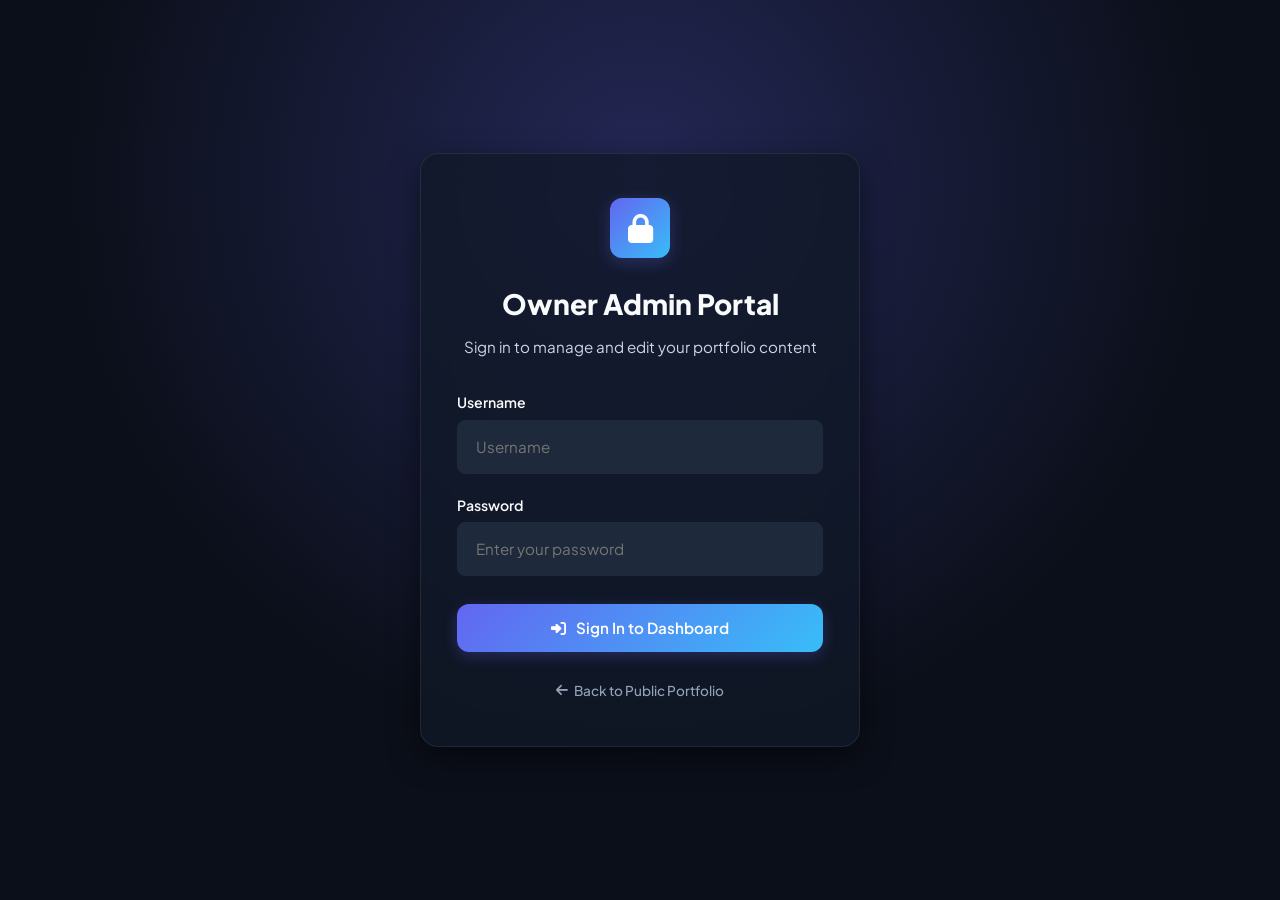
<file: mypersonal portpolio/abc/admin.html>
<!DOCTYPE html>
<html lang="en" data-theme="dark">
<head>
  <meta charset="UTF-8">
  <meta name="viewport" content="width=device-width, initial-scale=1.0">
  <title>Admin Dashboard &amp; CMS | Abrar Ahmad</title>
  <meta name="robots" content="noindex, nofollow">

  <!-- Favicon -->
  <link rel="icon" type="image/jpeg" href="assets/images/profile.jpg">

  <!-- Google Fonts -->
  <link rel="preconnect" href="https://fonts.googleapis.com">
  <link rel="preconnect" href="https://fonts.gstatic.com" crossorigin>
  <link href="https://fonts.googleapis.com/css2?family=JetBrains+Mono:wght@400;500;700&family=Plus+Jakarta+Sans:wght@300;400;500;600;700;800&display=swap" rel="stylesheet">

  <!-- Font Awesome 6 -->
  <link rel="stylesheet" href="https://cdnjs.cloudflare.com/ajax/libs/font-awesome/6.5.1/css/all.min.css" integrity="sha512-DTOQO9RWCH3ppGqcWaEA1BIZOC6xxalwEsw9c2QQeAIftl+Vegovlnee1c9QX4TctnWMn13TZye+giMm8e2LwA==" crossorigin="anonymous" referrerpolicy="no-referrer" />

  <!-- Base & Admin Stylesheets -->
  <link rel="stylesheet" href="css/style.css">
  <link rel="stylesheet" href="css/admin.css?v=20261025">
</head>
<body class="admin-body">

  <!-- ==========================================================================
       LOGIN VIEW (SHOWN WHEN NOT AUTHENTICATED)
       ========================================================================== -->
  <div id="loginView" class="login-wrapper">
    <div class="login-card">
      <div class="login-header-icon">
        <i class="fa-solid fa-lock"></i>
      </div>
      <h2 class="login-title">Owner Admin Portal</h2>
      <p class="login-subtitle">Sign in to manage and edit your portfolio content</p>

      <form id="loginForm" class="login-form">
        <div class="form-group">
          <label for="loginUsername" class="form-label">Username</label>
          <input type="text" id="loginUsername" class="form-input" placeholder="Username" required autocomplete="username">
        </div>

        <div class="form-group">
          <label for="loginPassword" class="form-label">Password</label>
          <input type="password" id="loginPassword" class="form-input" placeholder="Enter your password" required autocomplete="current-password">
        </div>

        <button type="submit" class="btn btn-primary" id="loginSubmitBtn" style="width: 100%; margin-top: 0.5rem;">
          <i class="fa-solid fa-right-to-bracket"></i>
          <span>Sign In to Dashboard</span>
        </button>
      </form>

      <div style="margin-top: 1.5rem;">
        <a href="index.html" class="owner-login-hint" style="font-size: 0.85rem;">
          <i class="fa-solid fa-arrow-left"></i> Back to Public Portfolio
        </a>
      </div>
    </div>
  </div>

  <!-- ==========================================================================
       AUTHENTICATED ADMIN DASHBOARD
       ========================================================================== -->
  <div id="adminApp" class="admin-container" style="display: none;">
    
    <!-- Sidebar Navigation -->
    <aside class="admin-sidebar" id="adminSidebar">
      <div class="sidebar-header">
        <div class="sidebar-brand">
          <div class="brand-icon" style="width: 28px; height: 28px; font-size: 0.8rem;">&lt;/&gt;</div>
          <span>Abrar<strong>CMS</strong></span>
        </div>
      </div>

      <nav class="sidebar-nav">
        <button class="nav-item-btn active" data-tab="overview">
          <i class="fa-solid fa-chart-pie"></i>
          <span>Dashboard</span>
        </button>
        <button class="nav-item-btn" data-tab="profile">
          <i class="fa-solid fa-id-card"></i>
          <span>Profile &amp; Bio</span>
        </button>
        <button class="nav-item-btn" data-tab="education">
          <i class="fa-solid fa-graduation-cap"></i>
          <span>Education</span>
        </button>
        <button class="nav-item-btn" data-tab="skills">
          <i class="fa-solid fa-screwdriver-wrench"></i>
          <span>Skills</span>
        </button>
        <button class="nav-item-btn" data-tab="experience">
          <i class="fa-solid fa-briefcase"></i>
          <span>Experience</span>
        </button>
        <button class="nav-item-btn" data-tab="projects">
          <i class="fa-solid fa-diagram-project"></i>
          <span>Projects</span>
        </button>
        <button class="nav-item-btn" data-tab="certificates">
          <i class="fa-solid fa-award"></i>
          <span>Certificates</span>
        </button>
        <button class="nav-item-btn" data-tab="messages">
          <i class="fa-solid fa-inbox"></i>
          <span>Messages</span>
          <span class="nav-badge-count" id="unreadBadge" style="display: none;">0</span>
        </button>
        <button class="nav-item-btn" data-tab="settings">
          <i class="fa-solid fa-gear"></i>
          <span>Security &amp; Pass</span>
        </button>
      </nav>

      <div class="sidebar-footer">
        <a href="index.html" target="_blank" class="sidebar-btn-exit" title="View live site in new tab">
          <i class="fa-solid fa-arrow-up-right-from-square"></i>
          <span>Live Portfolio</span>
        </a>
        <button id="logoutBtn" class="sidebar-btn-exit" style="color: #ef4444;">
          <i class="fa-solid fa-right-from-bracket"></i>
          <span>Sign Out</span>
        </button>
      </div>
    </aside>

    <!-- Main Admin Section -->
    <main class="admin-main">
      <!-- Topbar -->
      <header class="admin-topbar">
        <div class="topbar-left">
          <button class="admin-menu-toggle" id="adminMenuToggle" aria-label="Toggle Sidebar">
            <i class="fa-solid fa-bars"></i>
          </button>
          <h2 class="topbar-page-title" id="pageTitle">Dashboard Overview</h2>
        </div>

        <div class="topbar-right">
          <button id="adminThemeToggleBtn" class="theme-toggle-btn" aria-label="Toggle Theme" title="Switch Light/Dark Mode">
            <i class="fa-solid fa-moon" id="adminThemeIcon"></i>
          </button>
          <a href="index.html" target="_blank" class="btn btn-outline btn-sm">
            <i class="fa-solid fa-globe"></i>
            <span>View Website</span>
          </a>
          <div class="user-badge">
            <div class="user-badge-avatar">
              <i class="fa-solid fa-user"></i>
            </div>
            <span id="adminUsernameBadge">admin</span>
          </div>
        </div>
      </header>

      <!-- Dynamic Content Tabs -->
      <div class="admin-content">

        <!-- 1. OVERVIEW TAB -->
        <section id="tab-overview" class="admin-tab-pane active">
          <div class="overview-stats-grid">
            <div class="overview-stat-box">
              <div class="stat-box-icon projects"><i class="fa-solid fa-diagram-project"></i></div>
              <div class="stat-box-details">
                <span class="stat-box-value" id="statProjectsCount">0</span>
                <span class="stat-box-name">Projects</span>
              </div>
            </div>

            <div class="overview-stat-box">
              <div class="stat-box-icon certs"><i class="fa-solid fa-award"></i></div>
              <div class="stat-box-details">
                <span class="stat-box-value" id="statCertsCount">0</span>
                <span class="stat-box-name">Certificates</span>
              </div>
            </div>

            <div class="overview-stat-box">
              <div class="stat-box-icon skills"><i class="fa-solid fa-screwdriver-wrench"></i></div>
              <div class="stat-box-details">
                <span class="stat-box-value" id="statSkillsCount">0</span>
                <span class="stat-box-name">Skills</span>
              </div>
            </div>

            <div class="overview-stat-box">
              <div class="stat-box-icon messages"><i class="fa-solid fa-envelope"></i></div>
              <div class="stat-box-details">
                <span class="stat-box-value" id="statMessagesCount">0</span>
                <span class="stat-box-name">Messages</span>
              </div>
            </div>
          </div>

          <!-- Quick Navigation / Info Box -->
          <div class="admin-card">
            <div class="admin-card-header">
              <h3 class="admin-card-title"><i class="fa-solid fa-wand-magic-sparkles"></i> Welcome to Your Content Management System</h3>
            </div>
            <p style="color: var(--text-secondary); margin-bottom: 1.5rem; line-height: 1.7;">
              As the website owner, you have full control over all portfolio content. Any updates you make here are permanently saved to your SQLite database and immediately reflected on your public portfolio.
            </p>
            <div style="display: flex; gap: 1rem; flex-wrap: wrap;">
              <button class="btn btn-primary btn-sm" onclick="switchTab('profile')">
                <i class="fa-solid fa-user-pen"></i> Edit Profile &amp; Bio
              </button>
              <button class="btn btn-secondary btn-sm" onclick="switchTab('projects'); openNewProjectModal();">
                <i class="fa-solid fa-plus"></i> Add New Project
              </button>
              <button class="btn btn-secondary btn-sm" onclick="switchTab('certificates'); openNewCertModal();">
                <i class="fa-solid fa-plus"></i> Add Certificate
              </button>
              <button class="btn btn-secondary btn-sm" onclick="switchTab('messages')">
                <i class="fa-solid fa-inbox"></i> Check Messages
              </button>
            </div>
          </div>
        </section>

        <!-- 2. PROFILE & BIO TAB -->
        <section id="tab-profile" class="admin-tab-pane">
          <div class="admin-card">
            <div class="admin-card-header">
              <h3 class="admin-card-title"><i class="fa-solid fa-user-gear"></i> Owner Information &amp; Bio</h3>
              <button type="submit" form="profileForm" class="btn btn-primary" id="saveProfileBtn">
                <i class="fa-solid fa-floppy-disk"></i> Save Profile Changes
              </button>
            </div>

            <form id="profileForm">
              <!-- Basic Info -->
              <div class="form-grid-2" style="margin-bottom: 1.5rem;">
                <div class="form-group">
                  <label class="form-label" for="profName">Full Name *</label>
                  <input type="text" id="profName" class="form-input" required>
                </div>
                <div class="form-group">
                  <label class="form-label" for="profTitle">Professional Title *</label>
                  <input type="text" id="profTitle" class="form-input" required>
                </div>
              </div>

              <!-- Profile Avatar & Resume Uploads -->
              <div class="form-grid-2" style="margin-bottom: 1.5rem;">
                <div class="form-group">
                  <label class="form-label">Profile Picture (Upload or URL)</label>
                  <div class="image-upload-wrapper">
                    <div class="image-preview-box">
                      <img src="assets/images/profile.jpg" id="profAvatarPreview" alt="Avatar Preview">
                    </div>
                    <div style="flex-grow: 1;">
                      <label class="upload-btn-label">
                        <i class="fa-solid fa-upload"></i> Upload Image File
                        <input type="file" id="avatarFileInput" accept="image/*" style="display: none;">
                      </label>
                      <input type="text" id="profAvatarUrl" class="form-input" placeholder="Or paste image URL" style="margin-top: 0.5rem; font-size: 0.85rem;">
                    </div>
                  </div>
                </div>

                <div class="form-group">
                  <label class="form-label">Resume / CV Document (Upload PDF or URL)</label>
                  <div style="margin-top: 0.5rem;">
                    <label class="upload-btn-label">
                      <i class="fa-solid fa-file-pdf"></i> Upload PDF Resume
                      <input type="file" id="resumeFileInput" accept=".pdf,.doc,.docx" style="display: none;">
                    </label>
                    <input type="text" id="profResumeUrl" class="form-input" placeholder="Or paste resume file path/URL" style="margin-top: 0.5rem; font-size: 0.85rem;">
                  </div>
                </div>
              </div>

              <!-- Tagline & Bios -->
              <div class="form-group" style="margin-bottom: 1.5rem;">
                <label class="form-label" for="profTagline">Hero Tagline / Subtitle</label>
                <input type="text" id="profTagline" class="form-input">
              </div>

              <div class="form-group" style="margin-bottom: 1.5rem;">
                <label class="form-label" for="profBio">Personal Introduction (About Me Bio)</label>
                <textarea id="profBio" class="form-textarea" rows="4"></textarea>
              </div>

              <div class="form-group" style="margin-bottom: 1.5rem;">
                <label class="form-label" for="profSummary">Extended Academic &amp; Career Summary</label>
                <textarea id="profSummary" class="form-textarea" rows="3"></textarea>
              </div>

              <!-- Contact & Social Details -->
              <div class="form-grid-3" style="margin-bottom: 1.5rem;">
                <div class="form-group">
                  <label class="form-label" for="profEmail">Email Address</label>
                  <input type="email" id="profEmail" class="form-input">
                </div>
                <div class="form-group">
                  <label class="form-label" for="profPhone">WhatsApp / Phone Number</label>
                  <input type="text" id="profPhone" class="form-input" placeholder="e.g. 03421967521 or +92 342 1967521">
                </div>
                <div class="form-group">
                  <label class="form-label" for="profLocation">Location</label>
                  <input type="text" id="profLocation" class="form-input">
                </div>
              </div>

              <div class="form-grid-3" style="margin-bottom: 1.5rem;">
                <div class="form-group">
                  <label class="form-label" for="profGithub">GitHub Profile URL</label>
                  <input type="url" id="profGithub" class="form-input">
                </div>
                <div class="form-group">
                  <label class="form-label" for="profLinkedin">LinkedIn Profile URL</label>
                  <input type="url" id="profLinkedin" class="form-input">
                </div>
                <div class="form-group">
                  <label class="form-label" for="profTwitter">Twitter / X Profile URL</label>
                  <input type="url" id="profTwitter" class="form-input">
                </div>
              </div>

              <!-- Statistics Counters -->
              <div class="form-grid-3">
                <div class="form-group">
                  <label class="form-label" for="profYears">Years Experience Display</label>
                  <input type="text" id="profYears" class="form-input" placeholder="e.g. 2+">
                </div>
                <div class="form-group">
                  <label class="form-label" for="profProjCount">Projects Completed Display</label>
                  <input type="text" id="profProjCount" class="form-input" placeholder="e.g. 12+">
                </div>
                <div class="form-group">
                  <label class="form-label" for="profSatisfaction">Satisfaction / Code Quality</label>
                  <input type="text" id="profSatisfaction" class="form-input" placeholder="e.g. 100%">
                </div>
              </div>
            </form>
          </div>
        </section>

        <!-- 3. EDUCATION TAB -->
        <section id="tab-education" class="admin-tab-pane">
          <div class="admin-card">
            <div class="admin-card-header">
              <h3 class="admin-card-title"><i class="fa-solid fa-graduation-cap"></i> Education Records</h3>
              <button class="btn btn-primary btn-sm" onclick="openEduModal()">
                <i class="fa-solid fa-plus"></i> Add Education
              </button>
            </div>
            <div id="adminEducationList">
              <!-- Rendered by admin.js -->
            </div>
          </div>
        </section>

        <!-- 4. SKILLS TAB -->
        <section id="tab-skills" class="admin-tab-pane">
          <div class="admin-card">
            <div class="admin-card-header">
              <h3 class="admin-card-title"><i class="fa-solid fa-screwdriver-wrench"></i> Skills &amp; Proficiencies</h3>
              <button class="btn btn-primary btn-sm" onclick="openSkillModal()">
                <i class="fa-solid fa-plus"></i> Add New Skill
              </button>
            </div>
            <div id="adminSkillsList">
              <!-- Rendered by admin.js -->
            </div>
          </div>
        </section>

        <!-- 5. EXPERIENCE TAB -->
        <section id="tab-experience" class="admin-tab-pane">
          <div class="admin-card">
            <div class="admin-card-header">
              <h3 class="admin-card-title"><i class="fa-solid fa-briefcase"></i> Experience &amp; Internships</h3>
              <button class="btn btn-primary btn-sm" onclick="openExpModal()">
                <i class="fa-solid fa-plus"></i> Add Experience
              </button>
            </div>
            <div id="adminExperienceList">
              <!-- Rendered by admin.js -->
            </div>
          </div>
        </section>

        <!-- 6. PROJECTS TAB -->
        <section id="tab-projects" class="admin-tab-pane">
          <div class="admin-card">
            <div class="admin-card-header">
              <h3 class="admin-card-title"><i class="fa-solid fa-diagram-project"></i> Project Portfolio Management</h3>
              <button class="btn btn-primary btn-sm" onclick="openNewProjectModal()">
                <i class="fa-solid fa-plus"></i> Add New Project
              </button>
            </div>
            <div id="adminProjectsList">
              <!-- Rendered by admin.js -->
            </div>
          </div>
        </section>

        <!-- 7. CERTIFICATES TAB -->
        <section id="tab-certificates" class="admin-tab-pane">
          <div class="admin-card">
            <div class="admin-card-header">
              <h3 class="admin-card-title"><i class="fa-solid fa-award"></i> Certificates &amp; Credentials</h3>
              <button class="btn btn-primary btn-sm" onclick="openNewCertModal()">
                <i class="fa-solid fa-plus"></i> Add Certificate
              </button>
            </div>
            <div id="adminCertificatesList">
              <!-- Rendered by admin.js -->
            </div>
          </div>
        </section>

        <!-- 8. MESSAGES TAB -->
        <section id="tab-messages" class="admin-tab-pane">
          <div class="admin-card">
            <div class="admin-card-header">
              <h3 class="admin-card-title"><i class="fa-solid fa-inbox"></i> Visitor Inquiries &amp; Messages</h3>
              <button class="btn btn-outline btn-sm" onclick="loadMessages()">
                <i class="fa-solid fa-rotate-right"></i> Refresh Inbox
              </button>
            </div>
            <div id="adminMessagesList">
              <!-- Rendered by admin.js -->
            </div>
          </div>
        </section>

        <!-- 9. SETTINGS & PASSWORD TAB -->
        <section id="tab-settings" class="admin-tab-pane">
          <div class="admin-card">
            <div class="admin-card-header">
              <h3 class="admin-card-title"><i class="fa-solid fa-key"></i> Change Admin Password</h3>
            </div>
            <form id="changePasswordForm" style="max-width: 500px;">
              <div class="form-group" style="margin-bottom: 1.25rem;">
                <label class="form-label" for="currPass">Current Password *</label>
                <input type="password" id="currPass" class="form-input" required autocomplete="current-password">
              </div>

              <div class="form-group" style="margin-bottom: 1.25rem;">
                <label class="form-label" for="newPass">New Password * (Min 6 chars)</label>
                <input type="password" id="newPass" class="form-input" minlength="6" required autocomplete="new-password">
              </div>

              <div class="form-group" style="margin-bottom: 1.5rem;">
                <label class="form-label" for="confirmPass">Confirm New Password *</label>
                <input type="password" id="confirmPass" class="form-input" minlength="6" required autocomplete="new-password">
              </div>

              <button type="submit" class="btn btn-primary">
                <i class="fa-solid fa-shield-check"></i> Update Password
              </button>
            </form>
          </div>

          <!-- Reset Demo Data Card -->
          <div class="admin-card" style="border-color: rgba(239, 68, 68, 0.4);">
            <div class="admin-card-header">
              <h3 class="admin-card-title" style="color: #ef4444;"><i class="fa-solid fa-triangle-exclamation"></i> Reset Demo Portfolio Content</h3>
            </div>
            <p style="color: var(--text-secondary); margin-bottom: 1.5rem; line-height: 1.6;">
              Need to restore all original sample information for Abrar Ahmad? Clicking below will reset projects, education, skills, and certificates to their initial defaults.
            </p>
            <button class="btn btn-outline" style="border-color: #ef4444; color: #ef4444;" onclick="confirmResetDemo()">
              <i class="fa-solid fa-arrow-rotate-left"></i> Restore Default Content
            </button>
          </div>
        </section>

      </div>
    </main>
  </div>

  <!-- ==========================================================================
       DYNAMIC CRUD MODALS
       ========================================================================== -->

  <!-- 1. Education Modal -->
  <div class="modal-backdrop" id="eduModal">
    <div class="modal-content">
      <button class="modal-close-btn" onclick="closeModal('eduModal')"><i class="fa-solid fa-xmark"></i></button>
      <h3 class="modal-title" id="eduModalTitle" style="margin-bottom: 1.5rem; font-size: 1.3rem;">Add Education Record</h3>
      <form id="eduForm">
        <input type="hidden" id="eduId">
        <div class="form-group" style="margin-bottom: 1rem;">
          <label class="form-label">Degree / Certificate Name *</label>
          <input type="text" id="eduDegree" class="form-input" placeholder="e.g. BS Software Engineering" required>
        </div>
        <div class="form-group" style="margin-bottom: 1rem;">
          <label class="form-label">Institution / College / School *</label>
          <input type="text" id="eduInstitution" class="form-input" placeholder="e.g. University Department of CS &amp; SE" required>
        </div>
        <div class="form-grid-2" style="margin-bottom: 1rem;">
          <div class="form-group">
            <label class="form-label">Period / Years *</label>
            <input type="text" id="eduPeriod" class="form-input" placeholder="e.g. 2023 - Present (In Progress)" required>
          </div>
          <div class="form-group">
            <label class="form-label">Grade / CGPA</label>
            <input type="text" id="eduGrade" class="form-input" placeholder="e.g. CGPA 3.8 / 4.0">
          </div>
        </div>
        <div class="form-group" style="margin-bottom: 1.5rem;">
          <label class="form-label">Coursework / Description</label>
          <textarea id="eduDesc" class="form-textarea" rows="3" placeholder="Key focus areas, subjects, or academic honors"></textarea>
        </div>
        <div style="display: flex; justify-content: flex-end; gap: 1rem;">
          <button type="button" class="btn btn-secondary" onclick="closeModal('eduModal')">Cancel</button>
          <button type="submit" class="btn btn-primary">Save Education</button>
        </div>
      </form>
    </div>
  </div>

  <!-- 2. Skill Modal -->
  <div class="modal-backdrop" id="skillModal">
    <div class="modal-content">
      <button class="modal-close-btn" onclick="closeModal('skillModal')"><i class="fa-solid fa-xmark"></i></button>
      <h3 class="modal-title" id="skillModalTitle" style="margin-bottom: 1.5rem; font-size: 1.3rem;">Add Technical Skill</h3>
      <form id="skillForm">
        <input type="hidden" id="skillId">
        <div class="form-group" style="margin-bottom: 1rem;">
          <label class="form-label">Skill Name *</label>
          <input type="text" id="skillName" class="form-input" placeholder="e.g. Python or C++ or JavaScript" required>
        </div>
        <div class="form-grid-2" style="margin-bottom: 1rem;">
          <div class="form-group">
            <label class="form-label">Category *</label>
            <select id="skillCategory" class="form-input">
              <option value="frontend">Frontend Web</option>
              <option value="programming">Programming Languages</option>
              <option value="database">Database &amp; SQL</option>
              <option value="tools">Tools &amp; Productivity</option>
            </select>
          </div>
          <div class="form-group">
            <label class="form-label">Proficiency (%): <span id="profValDisplay">85%</span></label>
            <input type="range" id="skillProficiency" min="10" max="100" value="85" class="form-input" oninput="document.getElementById('profValDisplay').textContent = this.value + '%'">
          </div>
        </div>
        <div class="form-group" style="margin-bottom: 1.5rem;">
          <label class="form-label">FontAwesome Icon Class</label>
          <input type="text" id="skillIcon" class="form-input" placeholder="e.g. fa-brands fa-python or fa-solid fa-code">
        </div>
        <div style="display: flex; justify-content: flex-end; gap: 1rem;">
          <button type="button" class="btn btn-secondary" onclick="closeModal('skillModal')">Cancel</button>
          <button type="submit" class="btn btn-primary">Save Skill</button>
        </div>
      </form>
    </div>
  </div>

  <!-- 3. Experience Modal -->
  <div class="modal-backdrop" id="expModal">
    <div class="modal-content">
      <button class="modal-close-btn" onclick="closeModal('expModal')"><i class="fa-solid fa-xmark"></i></button>
      <h3 class="modal-title" id="expModalTitle" style="margin-bottom: 1.5rem; font-size: 1.3rem;">Add Experience</h3>
      <form id="expForm">
        <input type="hidden" id="expId">
        <div class="form-grid-2" style="margin-bottom: 1rem;">
          <div class="form-group">
            <label class="form-label">Role / Job Title *</label>
            <input type="text" id="expRole" class="form-input" placeholder="e.g. Junior Web Developer (Intern)" required>
          </div>
          <div class="form-group">
            <label class="form-label">Company / Organization *</label>
            <input type="text" id="expCompany" class="form-input" placeholder="e.g. Tech Solutions Lab" required>
          </div>
        </div>
        <div class="form-grid-2" style="margin-bottom: 1rem;">
          <div class="form-group">
            <label class="form-label">Period / Duration *</label>
            <input type="text" id="expPeriod" class="form-input" placeholder="e.g. Jun 2025 - Aug 2025" required>
          </div>
          <div class="form-group">
            <label class="form-label">Location</label>
            <input type="text" id="expLocation" class="form-input" placeholder="e.g. Remote / Lahore, Pakistan">
          </div>
        </div>
        <div class="form-group" style="margin-bottom: 1.5rem;">
          <label class="form-label">Key Contributions &amp; Achievements</label>
          <textarea id="expDesc" class="form-textarea" rows="3" placeholder="Describe projects engineered, responsibilities handled..."></textarea>
        </div>
        <div style="display: flex; justify-content: flex-end; gap: 1rem;">
          <button type="button" class="btn btn-secondary" onclick="closeModal('expModal')">Cancel</button>
          <button type="submit" class="btn btn-primary">Save Experience</button>
        </div>
      </form>
    </div>
  </div>

  <!-- 4. Project Modal -->
  <div class="modal-backdrop" id="projectModal">
    <div class="modal-content" style="max-width: 750px;">
      <button class="modal-close-btn" onclick="closeModal('projectModal')"><i class="fa-solid fa-xmark"></i></button>
      <h3 class="modal-title" id="projectModalTitle" style="margin-bottom: 1.5rem; font-size: 1.3rem;">Add New Project</h3>
      <form id="projectForm">
        <input type="hidden" id="projectId">
        
        <div class="form-grid-2" style="margin-bottom: 1rem;">
          <div class="form-group">
            <label class="form-label">Project Title *</label>
            <input type="text" id="projTitle" class="form-input" placeholder="e.g. E-Commerce Product Showcase" required>
          </div>
          <div class="form-group">
            <label class="form-label">Category *</label>
            <select id="projCategory" class="form-input">
              <option value="web">Web Development</option>
              <option value="software">Software &amp; OOP</option>
              <option value="python">Python &amp; Scripts</option>
            </select>
          </div>
        </div>

        <div class="form-group" style="margin-bottom: 1rem;">
          <label class="form-label">Thumbnail Image (Upload File or Enter URL)</label>
          <div class="image-upload-wrapper">
            <div class="image-preview-box" style="width: 120px; height: 80px;">
              <img src="assets/images/project-1.svg" id="projImgPreview" alt="Project Thumbnail">
            </div>
            <div style="flex-grow: 1;">
              <label class="upload-btn-label">
                <i class="fa-solid fa-upload"></i> Upload Image
                <input type="file" id="projFileInput" accept="image/*" style="display: none;">
              </label>
              <input type="text" id="projImageUrl" class="form-input" placeholder="Or paste image URL" style="margin-top: 0.5rem; font-size: 0.85rem;">
            </div>
          </div>
        </div>

        <div class="form-group" style="margin-bottom: 1rem;">
          <label class="form-label">Description *</label>
          <textarea id="projDesc" class="form-textarea" rows="3" placeholder="Explain what the project does, key features, architecture..." required></textarea>
        </div>

        <div class="form-group" style="margin-bottom: 1rem;">
          <label class="form-label">Technologies Used (Comma-separated)</label>
          <input type="text" id="projTech" class="form-input" placeholder="e.g. HTML5, CSS3, JavaScript, Python, SQLite">
        </div>

        <div class="form-grid-2" style="margin-bottom: 1rem;">
          <div class="form-group">
            <label class="form-label">GitHub Repository Link</label>
            <input type="url" id="projGithub" class="form-input" placeholder="https://github.com/abrarahmad/project">
          </div>
          <div class="form-group">
            <label class="form-label">Live Demo Link</label>
            <input type="url" id="projDemo" class="form-input" placeholder="https://demo.example.com">
          </div>
        </div>

        <div class="form-grid-2" style="margin-bottom: 1.5rem;">
          <div class="form-group">
            <label class="form-label">Status</label>
            <select id="projStatus" class="form-input">
              <option value="Completed">Completed</option>
              <option value="In Progress">In Progress</option>
            </select>
          </div>
          <div class="form-group" style="display: flex; align-items: center; gap: 0.75rem; padding-top: 1.75rem;">
            <input type="checkbox" id="projFeatured" style="width: 20px; height: 20px; accent-color: var(--accent-primary);">
            <label for="projFeatured" style="font-size: 0.92rem; font-weight: 600;">Feature on Portfolio Home</label>
          </div>
        </div>

        <div style="display: flex; justify-content: flex-end; gap: 1rem;">
          <button type="button" class="btn btn-secondary" onclick="closeModal('projectModal')">Cancel</button>
          <button type="submit" class="btn btn-primary">Save Project</button>
        </div>
      </form>
    </div>
  </div>

  <!-- 5. Certificate Modal -->
  <div class="modal-backdrop" id="certModal">
    <div class="modal-content">
      <button class="modal-close-btn" onclick="closeModal('certModal')"><i class="fa-solid fa-xmark"></i></button>
      <h3 class="modal-title" id="certModalTitle" style="margin-bottom: 1.5rem; font-size: 1.3rem;">Add Certificate</h3>
      <form id="certForm">
        <input type="hidden" id="certId">

        <div class="form-group" style="margin-bottom: 1rem;">
          <label class="form-label">Certificate Title *</label>
          <input type="text" id="certTitle" class="form-input" placeholder="e.g. Responsive Web Design Certification" required>
        </div>

        <div class="form-grid-2" style="margin-bottom: 1rem;">
          <div class="form-group">
            <label class="form-label">Issuer Organization *</label>
            <input type="text" id="certIssuer" class="form-input" placeholder="e.g. freeCodeCamp or Coursera" required>
          </div>
          <div class="form-group">
            <label class="form-label">Issue Date / Year *</label>
            <input type="text" id="certDate" class="form-input" placeholder="e.g. 2024" required>
          </div>
        </div>

        <div class="form-grid-2" style="margin-bottom: 1rem;">
          <div class="form-group">
            <label class="form-label">Credential ID</label>
            <input type="text" id="certCredId" class="form-input" placeholder="e.g. FCC-WD-892401">
          </div>
          <div class="form-group">
            <label class="form-label">Verification Link</label>
            <input type="url" id="certCredUrl" class="form-input" placeholder="https://coursera.org/verify/...">
          </div>
        </div>

        <div class="form-group" style="margin-bottom: 1.5rem;">
          <label class="form-label">Certificate Image (Upload or URL)</label>
          <div class="image-upload-wrapper">
            <div class="image-preview-box" style="width: 100px; height: 75px;">
              <img src="assets/images/cert-default.svg" id="certImgPreview" alt="Certificate Preview">
            </div>
            <div style="flex-grow: 1;">
              <label class="upload-btn-label">
                <i class="fa-solid fa-upload"></i> Upload Certificate Image
                <input type="file" id="certFileInput" accept="image/*" style="display: none;">
              </label>
              <input type="text" id="certImageUrl" class="form-input" placeholder="Or enter image URL" style="margin-top: 0.5rem; font-size: 0.85rem;">
            </div>
          </div>
        </div>

        <div style="display: flex; justify-content: flex-end; gap: 1rem;">
          <button type="button" class="btn btn-secondary" onclick="closeModal('certModal')">Cancel</button>
          <button type="submit" class="btn btn-primary">Save Certificate</button>
        </div>
      </form>
    </div>
  </div>

  <!-- Toast Container -->
  <div class="toast-container" id="adminToastContainer"></div>

  <!-- Admin JavaScript -->
  <script src="js/admin.js?v=20261025-2"></script>
</body>
</html>
</file>
<file: mypersonal portpolio/abc/css/style.css>
/* ==========================================================================
   Abrar Ahmad - Professional Personal Portfolio Stylesheet
   Modern, Responsive, Dark/Light Mode with CSS Variables & Glassmorphism
   ========================================================================== */

:root {
  /* Light Theme Variables */
  --bg-primary: #f8fafc;
  --bg-secondary: #f1f5f9;
  --bg-card: rgba(255, 255, 255, 0.85);
  --bg-card-hover: #ffffff;
  --bg-elevated: #ffffff;
  --bg-input: #ffffff;
  --bg-glass: rgba(255, 255, 255, 0.7);

  --text-primary: #0f172a;
  --text-secondary: #475569;
  --text-muted: #64748b;
  --text-inverse: #f8fafc;

  --accent-primary: #4f46e5;      /* Indigo */
  --accent-primary-hover: #4338ca;
  --accent-secondary: #0ea5e9;    /* Sky / Cyan */
  --accent-gradient: linear-gradient(135deg, #4f46e5 0%, #06b6d4 100%);
  --accent-gradient-text: linear-gradient(135deg, #4338ca 0%, #0284c7 100%);
  --accent-glow: rgba(79, 70, 229, 0.2);

  --border-color: #e2e8f0;
  --border-focus: #4f46e5;
  --card-border: rgba(226, 232, 240, 0.8);

  --shadow-sm: 0 2px 4px rgba(0, 0, 0, 0.04);
  --shadow-md: 0 4px 12px rgba(0, 0, 0, 0.06);
  --shadow-lg: 0 10px 25px rgba(0, 0, 0, 0.08);
  --shadow-glow: 0 0 25px rgba(79, 70, 229, 0.25);

  --radius-sm: 8px;
  --radius-md: 12px;
  --radius-lg: 18px;
  --radius-full: 9999px;

  --nav-height: 72px;
  --transition-fast: 0.2s ease;
  --transition-normal: 0.3s ease;
  --transition-slow: 0.5s ease;
}

[data-theme="dark"] {
  /* Dark Theme Variables */
  --bg-primary: #0b0f19;
  --bg-secondary: #111827;
  --bg-card: rgba(17, 24, 39, 0.75);
  --bg-card-hover: rgba(30, 41, 59, 0.85);
  --bg-elevated: #1e293b;
  --bg-input: #1e293b;
  --bg-glass: rgba(17, 24, 39, 0.75);

  --text-primary: #f8fafc;
  --text-secondary: #cbd5e1;
  --text-muted: #94a3b8;
  --text-inverse: #0f172a;

  --accent-primary: #6366f1;
  --accent-primary-hover: #818cf8;
  --accent-secondary: #38bdf8;
  --accent-gradient: linear-gradient(135deg, #6366f1 0%, #38bdf8 100%);
  --accent-gradient-text: linear-gradient(135deg, #818cf8 0%, #38bdf8 100%);
  --accent-glow: rgba(99, 102, 241, 0.28);

  --border-color: #1e293b;
  --border-focus: #6366f1;
  --card-border: rgba(255, 255, 255, 0.08);

  --shadow-sm: 0 2px 4px rgba(0, 0, 0, 0.3);
  --shadow-md: 0 4px 12px rgba(0, 0, 0, 0.4);
  --shadow-lg: 0 10px 30px rgba(0, 0, 0, 0.5);
  --shadow-glow: 0 0 30px rgba(99, 102, 241, 0.35);
}

/* ==========================================================================
   RESET & BASE STYLES
   ========================================================================== */
*, *::before, *::after {
  box-sizing: border-box;
  margin: 0;
  padding: 0;
}

html {
  scroll-behavior: smooth;
  font-size: 16px;
}

body {
  font-family: 'Plus Jakarta Sans', -apple-system, BlinkMacSystemFont, 'Segoe UI', Roboto, Helvetica, Arial, sans-serif;
  background-color: var(--bg-primary);
  color: var(--text-primary);
  line-height: 1.6;
  overflow-x: hidden;
  transition: background-color var(--transition-normal), color var(--transition-normal);
  min-height: 100vh;
}

a {
  color: inherit;
  text-decoration: none;
  transition: color var(--transition-fast);
}

img {
  max-width: 100%;
  height: auto;
  display: block;
}

button, input, textarea, select {
  font: inherit;
  color: inherit;
}

button {
  cursor: pointer;
  border: none;
  background: none;
}

ul {
  list-style: none;
}

/* Container */
.container {
  width: 100%;
  max-width: 1200px;
  margin: 0 auto;
  padding: 0 1.5rem;
}

.section {
  padding: 6rem 0;
  position: relative;
}

/* Section Header */
.section-header {
  text-align: center;
  margin-bottom: 3.5rem;
}

.section-tag {
  display: inline-flex;
  align-items: center;
  gap: 0.5rem;
  padding: 0.35rem 1rem;
  font-size: 0.85rem;
  font-weight: 600;
  text-transform: uppercase;
  letter-spacing: 0.08em;
  color: var(--accent-primary);
  background: var(--accent-glow);
  border: 1px solid var(--accent-primary);
  border-radius: var(--radius-full);
  margin-bottom: 0.75rem;
}

.section-title {
  font-size: 2.25rem;
  font-weight: 800;
  color: var(--text-primary);
  letter-spacing: -0.02em;
  margin-bottom: 0.75rem;
}

.section-subtitle {
  font-size: 1.05rem;
  color: var(--text-secondary);
  max-width: 620px;
  margin: 0 auto;
}

.gradient-text {
  background: var(--accent-gradient-text);
  -webkit-background-clip: text;
  -webkit-text-fill-color: transparent;
  display: inline-block;
}

/* ==========================================================================
   NAVIGATION BAR
   ========================================================================== */
.navbar {
  position: fixed;
  top: 0;
  left: 0;
  width: 100%;
  height: var(--nav-height);
  background: var(--bg-glass);
  backdrop-filter: blur(14px);
  -webkit-backdrop-filter: blur(14px);
  border-bottom: 1px solid var(--border-color);
  z-index: 1000;
  transition: all var(--transition-normal);
}

.navbar.scrolled {
  box-shadow: var(--shadow-md);
  height: 64px;
}

.navbar-container {
  display: flex;
  align-items: center;
  justify-content: space-between;
  height: 100%;
}

.brand-logo {
  display: flex;
  align-items: center;
  gap: 0.5rem;
  font-size: 1.25rem;
  font-weight: 800;
  letter-spacing: -0.02em;
}

.brand-icon {
  width: 34px;
  height: 34px;
  display: flex;
  align-items: center;
  justify-content: center;
  background: var(--accent-gradient);
  color: #ffffff;
  border-radius: var(--radius-sm);
  font-family: 'JetBrains Mono', monospace;
  font-weight: bold;
  font-size: 0.95rem;
  box-shadow: 0 4px 10px var(--accent-glow);
}

.brand-name {
  font-weight: 800;
  color: var(--text-primary);
}

.brand-name span {
  color: var(--accent-primary);
}

.nav-menu {
  display: flex;
  align-items: center;
  gap: 1.75rem;
}

.nav-link {
  font-size: 0.92rem;
  font-weight: 600;
  color: var(--text-secondary);
  position: relative;
  padding: 0.35rem 0;
  transition: color var(--transition-fast);
}

.nav-link:hover, .nav-link.active {
  color: var(--accent-primary);
}

.nav-link::after {
  content: '';
  position: absolute;
  bottom: 0;
  left: 0;
  width: 0%;
  height: 2px;
  background: var(--accent-gradient);
  border-radius: var(--radius-full);
  transition: width var(--transition-normal);
}

.nav-link:hover::after, .nav-link.active::after {
  width: 100%;
}

.nav-actions {
  display: flex;
  align-items: center;
  gap: 0.85rem;
}

.theme-toggle-btn {
  width: 40px;
  height: 40px;
  border-radius: var(--radius-full);
  display: flex;
  align-items: center;
  justify-content: center;
  background: var(--bg-secondary);
  border: 1px solid var(--border-color);
  color: var(--text-primary);
  font-size: 1.1rem;
  transition: all var(--transition-fast);
}

.theme-toggle-btn:hover {
  background: var(--accent-glow);
  color: var(--accent-primary);
  transform: rotate(15deg);
}

.admin-nav-link {
  display: inline-flex;
  align-items: center;
  gap: 0.4rem;
  font-size: 0.85rem;
  font-weight: 600;
  padding: 0.45rem 0.9rem;
  background: var(--bg-secondary);
  border: 1px solid var(--border-color);
  border-radius: var(--radius-full);
  color: var(--text-secondary);
  transition: all var(--transition-fast);
}

.admin-nav-link:hover {
  color: var(--accent-primary);
  border-color: var(--accent-primary);
  background: var(--accent-glow);
}

.mobile-toggle-btn {
  display: none;
  font-size: 1.4rem;
  color: var(--text-primary);
  width: 40px;
  height: 40px;
  border-radius: var(--radius-sm);
  align-items: center;
  justify-content: center;
}

/* ==========================================================================
   BUTTONS
   ========================================================================== */
.btn {
  display: inline-flex;
  align-items: center;
  justify-content: center;
  gap: 0.6rem;
  padding: 0.75rem 1.6rem;
  font-size: 0.95rem;
  font-weight: 600;
  border-radius: var(--radius-md);
  transition: all var(--transition-normal);
  text-decoration: none;
  white-space: nowrap;
}

.btn-primary {
  background: var(--accent-gradient);
  color: #ffffff;
  box-shadow: 0 4px 15px var(--accent-glow);
}

.btn-primary:hover {
  transform: translateY(-2px);
  box-shadow: 0 8px 25px var(--shadow-glow);
  color: #ffffff;
}

.btn-secondary {
  background: var(--bg-card);
  color: var(--text-primary);
  border: 1px solid var(--border-color);
  backdrop-filter: blur(8px);
}

.btn-secondary:hover {
  border-color: var(--accent-primary);
  color: var(--accent-primary);
  transform: translateY(-2px);
  background: var(--bg-card-hover);
}

.btn-outline {
  background: transparent;
  color: var(--text-primary);
  border: 1px solid var(--border-color);
}

.btn-outline:hover {
  border-color: var(--accent-primary);
  color: var(--accent-primary);
}

.btn-sm {
  padding: 0.5rem 1rem;
  font-size: 0.85rem;
  border-radius: var(--radius-sm);
}

/* ==========================================================================
   HERO SECTION
   ========================================================================== */
.hero-section {
  min-height: 100vh;
  display: flex;
  align-items: center;
  padding-top: calc(var(--nav-height) + 2rem);
  padding-bottom: 4rem;
  position: relative;
  overflow: hidden;
}

.hero-glow-bg {
  position: absolute;
  top: 15%;
  right: 5%;
  width: 450px;
  height: 450px;
  border-radius: 50%;
  background: radial-gradient(circle, var(--accent-glow) 0%, rgba(99,102,241,0) 70%);
  pointer-events: none;
  z-index: 0;
  filter: blur(40px);
}

.hero-glow-bg-2 {
  position: absolute;
  bottom: 10%;
  left: -5%;
  width: 400px;
  height: 400px;
  border-radius: 50%;
  background: radial-gradient(circle, rgba(56,189,248,0.15) 0%, rgba(56,189,248,0) 70%);
  pointer-events: none;
  z-index: 0;
  filter: blur(40px);
}

.hero-grid {
  display: grid;
  grid-template-columns: 1.15fr 0.85fr;
  align-items: center;
  gap: 3.5rem;
  position: relative;
  z-index: 1;
}

.hero-badge {
  display: inline-flex;
  align-items: center;
  gap: 0.5rem;
  padding: 0.4rem 1rem;
  font-size: 0.85rem;
  font-weight: 600;
  color: #10b981;
  background: rgba(16, 185, 129, 0.12);
  border: 1px solid rgba(16, 185, 129, 0.3);
  border-radius: var(--radius-full);
  margin-bottom: 1.25rem;
}

.status-dot {
  width: 8px;
  height: 8px;
  border-radius: 50%;
  background-color: #10b981;
  animation: pulse-dot 2s infinite;
}

@keyframes pulse-dot {
  0% { transform: scale(0.95); box-shadow: 0 0 0 0 rgba(16, 185, 129, 0.7); }
  70% { transform: scale(1); box-shadow: 0 0 0 8px rgba(16, 185, 129, 0); }
  100% { transform: scale(0.95); box-shadow: 0 0 0 0 rgba(16, 185, 129, 0); }
}

.hero-title {
  font-size: 3.5rem;
  font-weight: 800;
  line-height: 1.15;
  letter-spacing: -0.03em;
  margin-bottom: 1rem;
}

.hero-subtitle-container {
  font-size: 1.5rem;
  font-weight: 600;
  color: var(--text-secondary);
  margin-bottom: 1.25rem;
  min-height: 2.2rem;
  display: flex;
  align-items: center;
  gap: 0.5rem;
}

.typed-text {
  color: var(--accent-primary);
  border-right: 2px solid var(--accent-primary);
  animation: blinkCursor 0.8s infinite;
}

@keyframes blinkCursor {
  0%, 100% { border-color: var(--accent-primary); }
  50% { border-color: transparent; }
}

.hero-description {
  font-size: 1.1rem;
  color: var(--text-secondary);
  line-height: 1.7;
  margin-bottom: 2rem;
  max-width: 580px;
}

.hero-actions {
  display: flex;
  align-items: center;
  gap: 1rem;
  flex-wrap: wrap;
  margin-bottom: 2.5rem;
}

.hero-stats {
  display: flex;
  align-items: center;
  gap: 2rem;
  padding-top: 2rem;
  border-top: 1px solid var(--border-color);
}

.stat-item {
  display: flex;
  flex-direction: column;
}

.stat-number {
  font-size: 1.75rem;
  font-weight: 800;
  color: var(--text-primary);
}

.stat-label {
  font-size: 0.82rem;
  font-weight: 600;
  color: var(--text-muted);
  text-transform: uppercase;
  letter-spacing: 0.05em;
}

/* Hero Right Profile Frame */
.hero-visual {
  position: relative;
  display: flex;
  justify-content: center;
  align-items: center;
}

.hero-image-wrapper {
  position: relative;
  width: 360px;
  height: 360px;
}

.hero-avatar-glow {
  position: absolute;
  inset: -15px;
  border-radius: 50%;
  background: var(--accent-gradient);
  opacity: 0.5;
  filter: blur(25px);
  animation: pulse-glow 4s ease-in-out infinite alternate;
}

@keyframes pulse-glow {
  0% { transform: scale(0.96); opacity: 0.4; }
  100% { transform: scale(1.04); opacity: 0.7; }
}

.hero-avatar-img {
  width: 100%;
  height: 100%;
  border-radius: 50%;
  object-fit: cover;
  object-position: center 15%;
  position: relative;
  z-index: 2;
  border: 4px solid var(--bg-card);
  box-shadow: var(--shadow-lg);
  background-color: var(--bg-secondary);
}

/* Floating Badges on Hero */
.floating-badge {
  position: absolute;
  display: flex;
  align-items: center;
  gap: 0.75rem;
  padding: 0.75rem 1.25rem;
  background: var(--bg-card);
  backdrop-filter: blur(12px);
  -webkit-backdrop-filter: blur(12px);
  border: 1px solid var(--card-border);
  border-radius: var(--radius-md);
  box-shadow: var(--shadow-md);
  z-index: 3;
  animation: float 6s ease-in-out infinite;
}

.floating-badge.badge-1 {
  top: 15px;
  left: -35px;
  animation-delay: 0s;
}

.floating-badge.badge-2 {
  bottom: 25px;
  right: -25px;
  animation-delay: 3s;
}

@keyframes float {
  0%, 100% { transform: translateY(0); }
  50% { transform: translateY(-10px); }
}

.badge-icon-box {
  width: 36px;
  height: 36px;
  border-radius: var(--radius-sm);
  display: flex;
  align-items: center;
  justify-content: center;
  font-size: 1.1rem;
}

.badge-icon-box.edu {
  background: rgba(79, 70, 229, 0.15);
  color: var(--accent-primary);
}

.badge-icon-box.code {
  background: rgba(14, 165, 233, 0.15);
  color: var(--accent-secondary);
}

.badge-info {
  display: flex;
  flex-direction: column;
}

.badge-title {
  font-size: 0.88rem;
  font-weight: 700;
  color: var(--text-primary);
}

.badge-sub {
  font-size: 0.75rem;
  color: var(--text-muted);
}

/* ==========================================================================
   ABOUT ME SECTION
   ========================================================================== */
.about-grid {
  display: grid;
  grid-template-columns: 1fr 1fr;
  gap: 3.5rem;
  align-items: center;
}

.about-card {
  background: var(--bg-card);
  backdrop-filter: blur(10px);
  border: 1px solid var(--card-border);
  border-radius: var(--radius-lg);
  padding: 2.5rem;
  box-shadow: var(--shadow-sm);
}

.about-lead {
  font-size: 1.25rem;
  font-weight: 700;
  color: var(--text-primary);
  margin-bottom: 1.25rem;
  line-height: 1.5;
}

.about-text {
  font-size: 1rem;
  color: var(--text-secondary);
  line-height: 1.8;
  margin-bottom: 1.5rem;
}

.about-info-list {
  display: grid;
  grid-template-columns: 1fr 1fr;
  gap: 1rem;
  margin-top: 1.75rem;
  padding-top: 1.75rem;
  border-top: 1px solid var(--border-color);
}

.info-item {
  display: flex;
  flex-direction: column;
}

.info-label {
  font-size: 0.78rem;
  font-weight: 600;
  text-transform: uppercase;
  color: var(--text-muted);
}

.info-value {
  font-size: 0.95rem;
  font-weight: 700;
  color: var(--text-primary);
}

.about-highlights-grid {
  display: grid;
  grid-template-columns: 1fr 1fr;
  gap: 1.25rem;
}

.highlight-box {
  background: var(--bg-card);
  border: 1px solid var(--card-border);
  border-radius: var(--radius-md);
  padding: 1.75rem;
  transition: all var(--transition-normal);
}

.highlight-box:hover {
  transform: translateY(-4px);
  border-color: var(--accent-primary);
  box-shadow: var(--shadow-md);
}

.highlight-icon {
  width: 44px;
  height: 44px;
  border-radius: var(--radius-sm);
  background: var(--accent-glow);
  color: var(--accent-primary);
  display: flex;
  align-items: center;
  justify-content: center;
  font-size: 1.25rem;
  margin-bottom: 1rem;
}

.highlight-title {
  font-size: 1.1rem;
  font-weight: 700;
  margin-bottom: 0.5rem;
}

.highlight-desc {
  font-size: 0.88rem;
  color: var(--text-secondary);
  line-height: 1.5;
}

/* ==========================================================================
   SKILLS SECTION
   ========================================================================== */
.skills-filter-wrapper {
  display: flex;
  justify-content: center;
  gap: 0.6rem;
  flex-wrap: wrap;
  margin-bottom: 2.5rem;
}

.filter-btn {
  padding: 0.5rem 1.25rem;
  font-size: 0.9rem;
  font-weight: 600;
  border-radius: var(--radius-full);
  background: var(--bg-card);
  border: 1px solid var(--border-color);
  color: var(--text-secondary);
  transition: all var(--transition-fast);
}

.filter-btn:hover, .filter-btn.active {
  background: var(--accent-primary);
  color: #ffffff;
  border-color: var(--accent-primary);
  box-shadow: 0 4px 12px var(--accent-glow);
}

.skills-grid {
  display: grid;
  grid-template-columns: repeat(auto-fill, minmax(260px, 1fr));
  gap: 1.5rem;
}

.skill-card {
  background: var(--bg-card);
  backdrop-filter: blur(10px);
  border: 1px solid var(--card-border);
  border-radius: var(--radius-md);
  padding: 1.5rem;
  transition: all var(--transition-normal);
  display: flex;
  flex-direction: column;
}

.skill-card:hover {
  transform: translateY(-4px);
  border-color: var(--accent-primary);
  box-shadow: var(--shadow-md);
}

.skill-card-top {
  display: flex;
  align-items: center;
  justify-content: space-between;
  margin-bottom: 1rem;
}

.skill-icon-wrap {
  width: 40px;
  height: 40px;
  border-radius: var(--radius-sm);
  background: var(--bg-secondary);
  display: flex;
  align-items: center;
  justify-content: center;
  font-size: 1.2rem;
  color: var(--accent-primary);
}

.skill-pct {
  font-size: 0.9rem;
  font-weight: 700;
  color: var(--accent-primary);
}

.skill-name {
  font-size: 1.05rem;
  font-weight: 700;
  margin-bottom: 0.25rem;
}

.skill-category-tag {
  font-size: 0.75rem;
  font-weight: 600;
  text-transform: uppercase;
  color: var(--text-muted);
  margin-bottom: 1rem;
}

.skill-bar-track {
  width: 100%;
  height: 7px;
  background: var(--bg-secondary);
  border-radius: var(--radius-full);
  overflow: hidden;
  margin-top: auto;
}

.skill-bar-fill {
  height: 100%;
  border-radius: var(--radius-full);
  background: var(--accent-gradient);
  transition: width 1s ease-in-out;
}

/* ==========================================================================
   EDUCATION & EXPERIENCE TIMELINE
   ========================================================================== */
.timeline-dual-grid {
  display: grid;
  grid-template-columns: 1fr 1fr;
  gap: 3rem;
}

.timeline-column-title {
  display: flex;
  align-items: center;
  gap: 0.75rem;
  font-size: 1.4rem;
  font-weight: 800;
  margin-bottom: 2rem;
  color: var(--text-primary);
}

.timeline-column-title i {
  color: var(--accent-primary);
}

.timeline-list {
  position: relative;
  padding-left: 1.75rem;
}

.timeline-list::before {
  content: '';
  position: absolute;
  top: 8px;
  left: 6px;
  bottom: 8px;
  width: 2px;
  background: var(--border-color);
}

.timeline-item {
  position: relative;
  margin-bottom: 2.25rem;
}

.timeline-item:last-child {
  margin-bottom: 0;
}

.timeline-dot {
  position: absolute;
  left: -1.75rem;
  top: 6px;
  width: 14px;
  height: 14px;
  border-radius: 50%;
  background: var(--bg-primary);
  border: 3px solid var(--accent-primary);
  box-shadow: 0 0 0 3px var(--accent-glow);
  z-index: 1;
}

.timeline-card {
  background: var(--bg-card);
  backdrop-filter: blur(10px);
  border: 1px solid var(--card-border);
  border-radius: var(--radius-md);
  padding: 1.5rem;
  transition: all var(--transition-normal);
}

.timeline-card:hover {
  transform: translateX(4px);
  border-color: var(--accent-primary);
  box-shadow: var(--shadow-sm);
}

.timeline-badge {
  display: inline-block;
  padding: 0.2rem 0.65rem;
  font-size: 0.75rem;
  font-weight: 700;
  color: var(--accent-primary);
  background: var(--accent-glow);
  border-radius: var(--radius-full);
  margin-bottom: 0.6rem;
}

.timeline-item-title {
  font-size: 1.15rem;
  font-weight: 700;
  color: var(--text-primary);
  margin-bottom: 0.25rem;
}

.timeline-item-sub {
  font-size: 0.9rem;
  font-weight: 600;
  color: var(--accent-secondary);
  margin-bottom: 0.75rem;
}

.timeline-item-desc {
  font-size: 0.92rem;
  color: var(--text-secondary);
  line-height: 1.6;
}

/* ==========================================================================
   PROJECTS SECTION
   ========================================================================== */
.projects-grid {
  display: grid;
  grid-template-columns: repeat(auto-fill, minmax(340px, 1fr));
  gap: 2rem;
}

.project-card {
  background: var(--bg-card);
  backdrop-filter: blur(10px);
  border: 1px solid var(--card-border);
  border-radius: var(--radius-lg);
  overflow: hidden;
  box-shadow: var(--shadow-sm);
  display: flex;
  flex-direction: column;
  transition: all var(--transition-normal);
}

.project-card:hover {
  transform: translateY(-6px);
  border-color: var(--accent-primary);
  box-shadow: var(--shadow-lg);
}

.project-thumb-box {
  position: relative;
  width: 100%;
  height: 210px;
  overflow: hidden;
  background-color: var(--bg-secondary);
}

.project-thumb-img {
  width: 100%;
  height: 100%;
  object-fit: cover;
  transition: transform var(--transition-slow);
}

.project-card:hover .project-thumb-img {
  transform: scale(1.06);
}

.project-status-pill {
  position: absolute;
  top: 14px;
  right: 14px;
  padding: 0.25rem 0.75rem;
  font-size: 0.75rem;
  font-weight: 700;
  border-radius: var(--radius-full);
  backdrop-filter: blur(8px);
  z-index: 2;
}

.project-status-pill.completed {
  background: rgba(16, 185, 129, 0.9);
  color: #ffffff;
}

.project-status-pill.ongoing {
  background: rgba(245, 158, 11, 0.9);
  color: #ffffff;
}

.project-body {
  padding: 1.75rem;
  display: flex;
  flex-direction: column;
  flex-grow: 1;
}

.project-title {
  font-size: 1.25rem;
  font-weight: 800;
  margin-bottom: 0.6rem;
  color: var(--text-primary);
  line-height: 1.4;
}

.project-desc {
  font-size: 0.92rem;
  color: var(--text-secondary);
  line-height: 1.6;
  margin-bottom: 1.25rem;
  flex-grow: 1;
}

.project-tech-tags {
  display: flex;
  flex-wrap: wrap;
  gap: 0.4rem;
  margin-bottom: 1.5rem;
}

.tech-tag {
  font-size: 0.75rem;
  font-weight: 600;
  padding: 0.25rem 0.65rem;
  background: var(--bg-secondary);
  border: 1px solid var(--border-color);
  border-radius: var(--radius-sm);
  color: var(--text-muted);
}

.project-actions {
  display: flex;
  align-items: center;
  gap: 0.85rem;
  padding-top: 1.25rem;
  border-top: 1px solid var(--border-color);
}

.project-link-btn {
  display: inline-flex;
  align-items: center;
  gap: 0.4rem;
  font-size: 0.88rem;
  font-weight: 600;
  color: var(--text-secondary);
  transition: color var(--transition-fast);
}

.project-link-btn:hover {
  color: var(--accent-primary);
}

/* ==========================================================================
   CERTIFICATES SECTION
   ========================================================================== */
.certificates-grid {
  display: grid;
  grid-template-columns: repeat(auto-fill, minmax(320px, 1fr));
  gap: 2rem;
}

.cert-card {
  background: var(--bg-card);
  backdrop-filter: blur(10px);
  border: 1px solid var(--card-border);
  border-radius: var(--radius-lg);
  overflow: hidden;
  transition: all var(--transition-normal);
  display: flex;
  flex-direction: column;
}

.cert-card:hover {
  transform: translateY(-5px);
  border-color: var(--accent-primary);
  box-shadow: var(--shadow-md);
}

.cert-thumb-box {
  height: 190px;
  background: var(--bg-secondary);
  position: relative;
  overflow: hidden;
  cursor: pointer;
}

.cert-thumb-img {
  width: 100%;
  height: 100%;
  object-fit: cover;
  transition: transform var(--transition-normal);
}

.cert-thumb-box:hover .cert-thumb-img {
  transform: scale(1.05);
}

.cert-zoom-overlay {
  position: absolute;
  inset: 0;
  background: rgba(15, 23, 42, 0.4);
  display: flex;
  align-items: center;
  justify-content: center;
  color: #ffffff;
  font-size: 1.5rem;
  opacity: 0;
  transition: opacity var(--transition-fast);
}

.cert-thumb-box:hover .cert-zoom-overlay {
  opacity: 1;
}

.cert-body {
  padding: 1.5rem;
  display: flex;
  flex-direction: column;
  flex-grow: 1;
}

.cert-issuer {
  font-size: 0.8rem;
  font-weight: 700;
  color: var(--accent-primary);
  text-transform: uppercase;
  letter-spacing: 0.05em;
  margin-bottom: 0.4rem;
}

.cert-title {
  font-size: 1.15rem;
  font-weight: 700;
  color: var(--text-primary);
  margin-bottom: 0.5rem;
  line-height: 1.4;
}

.cert-date {
  font-size: 0.85rem;
  color: var(--text-muted);
  margin-bottom: 1.25rem;
}

.cert-actions {
  margin-top: auto;
  display: flex;
  align-items: center;
  justify-content: space-between;
  padding-top: 1rem;
  border-top: 1px solid var(--border-color);
}

/* ==========================================================================
   CONTACT SECTION
   ========================================================================== */
.contact-grid {
  display: grid;
  grid-template-columns: 0.9fr 1.1fr;
  gap: 3rem;
}

.contact-info-card {
  background: var(--bg-card);
  backdrop-filter: blur(10px);
  border: 1px solid var(--card-border);
  border-radius: var(--radius-lg);
  padding: 2.5rem;
  display: flex;
  flex-direction: column;
  justify-content: space-between;
}

.contact-info-header h3 {
  font-size: 1.5rem;
  font-weight: 800;
  margin-bottom: 0.75rem;
}

.contact-info-header p {
  color: var(--text-secondary);
  line-height: 1.6;
  margin-bottom: 2rem;
}

.contact-methods {
  display: flex;
  flex-direction: column;
  gap: 1.5rem;
  margin-bottom: 2.5rem;
}

.contact-method-item {
  display: flex;
  align-items: center;
  gap: 1.25rem;
}

.contact-icon-box {
  width: 48px;
  height: 48px;
  border-radius: var(--radius-md);
  background: var(--accent-glow);
  color: var(--accent-primary);
  display: flex;
  align-items: center;
  justify-content: center;
  font-size: 1.25rem;
  flex-shrink: 0;
}

.contact-method-detail {
  display: flex;
  flex-direction: column;
}

.contact-method-label {
  font-size: 0.8rem;
  font-weight: 600;
  text-transform: uppercase;
  color: var(--text-muted);
}

.contact-method-val {
  font-size: 1rem;
  font-weight: 700;
  color: var(--text-primary);
  word-break: break-all;
}

.social-links-bar {
  display: flex;
  gap: 0.75rem;
  margin-top: 1rem;
}

.social-btn {
  width: 42px;
  height: 42px;
  border-radius: var(--radius-full);
  background: var(--bg-secondary);
  border: 1px solid var(--border-color);
  color: var(--text-secondary);
  display: flex;
  align-items: center;
  justify-content: center;
  font-size: 1.15rem;
  transition: all var(--transition-fast);
}

.social-btn:hover {
  background: var(--accent-primary);
  color: #ffffff;
  border-color: var(--accent-primary);
  transform: translateY(-3px);
  box-shadow: 0 4px 12px var(--accent-glow);
}

.social-btn.whatsapp-btn:hover {
  background: #25D366;
  color: #ffffff;
  border-color: #25D366;
  box-shadow: 0 4px 14px rgba(37, 211, 102, 0.45);
}

/* Contact Form */
.contact-form-card {
  background: var(--bg-card);
  backdrop-filter: blur(10px);
  border: 1px solid var(--card-border);
  border-radius: var(--radius-lg);
  padding: 2.5rem;
  box-shadow: var(--shadow-sm);
}

.contact-form {
  display: flex;
  flex-direction: column;
  gap: 1.25rem;
}

.form-group {
  display: flex;
  flex-direction: column;
  gap: 0.4rem;
}

.form-label {
  font-size: 0.88rem;
  font-weight: 600;
  color: var(--text-primary);
}

.form-input, .form-textarea {
  width: 100%;
  padding: 0.85rem 1.1rem;
  border-radius: var(--radius-sm);
  background: var(--bg-input);
  border: 1px solid var(--border-color);
  color: var(--text-primary);
  font-size: 0.95rem;
  outline: none;
  transition: border-color var(--transition-fast), box-shadow var(--transition-fast);
}

.form-input:focus, .form-textarea:focus {
  border-color: var(--border-focus);
  box-shadow: 0 0 0 3px var(--accent-glow);
}

.form-textarea {
  min-height: 140px;
  resize: vertical;
}

/* ==========================================================================
   FOOTER
   ========================================================================== */
.footer {
  background: var(--bg-secondary);
  border-top: 1px solid var(--border-color);
  padding: 4rem 0 2rem;
  margin-top: 4rem;
}

.footer-top {
  display: grid;
  grid-template-columns: 1.5fr 1fr 1fr;
  gap: 3rem;
  margin-bottom: 3rem;
}

.footer-brand p {
  color: var(--text-secondary);
  margin-top: 1rem;
  max-width: 320px;
  font-size: 0.92rem;
  line-height: 1.6;
}

.footer-col-title {
  font-size: 1.05rem;
  font-weight: 700;
  margin-bottom: 1.25rem;
  color: var(--text-primary);
}

.footer-links {
  display: flex;
  flex-direction: column;
  gap: 0.75rem;
}

.footer-link {
  font-size: 0.92rem;
  color: var(--text-secondary);
  transition: color var(--transition-fast);
}

.footer-link:hover {
  color: var(--accent-primary);
}

.footer-bottom {
  display: flex;
  align-items: center;
  justify-content: space-between;
  padding-top: 2rem;
  border-top: 1px solid var(--border-color);
  font-size: 0.88rem;
  color: var(--text-muted);
  flex-wrap: wrap;
  gap: 1rem;
}

.owner-login-hint {
  display: inline-flex;
  align-items: center;
  gap: 0.4rem;
  color: var(--text-muted);
  font-weight: 500;
  transition: color var(--transition-fast);
}

.owner-login-hint:hover {
  color: var(--accent-primary);
}

/* ==========================================================================
   MODALS
   ========================================================================== */
.modal-backdrop {
  position: fixed;
  inset: 0;
  background: rgba(15, 23, 42, 0.75);
  backdrop-filter: blur(8px);
  -webkit-backdrop-filter: blur(8px);
  display: flex;
  align-items: center;
  justify-content: center;
  z-index: 2000;
  opacity: 0;
  visibility: hidden;
  transition: all var(--transition-normal);
  padding: 1.5rem;
}

.modal-backdrop.active {
  opacity: 1;
  visibility: visible;
}

.modal-content {
  background: var(--bg-card);
  border: 1px solid var(--card-border);
  border-radius: var(--radius-lg);
  max-width: 700px;
  width: 100%;
  max-height: 90vh;
  overflow-y: auto;
  box-shadow: var(--shadow-lg);
  position: relative;
  transform: translateY(20px) scale(0.96);
  transition: transform var(--transition-normal);
  padding: 2.25rem;
}

.modal-backdrop.active .modal-content {
  transform: translateY(0) scale(1);
}

.modal-close-btn {
  position: absolute;
  top: 1.25rem;
  right: 1.25rem;
  width: 36px;
  height: 36px;
  border-radius: var(--radius-full);
  background: var(--bg-secondary);
  color: var(--text-secondary);
  display: flex;
  align-items: center;
  justify-content: center;
  font-size: 1.2rem;
  transition: all var(--transition-fast);
}

.modal-close-btn:hover {
  background: var(--accent-primary);
  color: #ffffff;
}

/* ==========================================================================
   TOAST NOTIFICATIONS
   ========================================================================== */
.toast-container {
  position: fixed;
  bottom: 2rem;
  right: 2rem;
  display: flex;
  flex-direction: column;
  gap: 0.75rem;
  z-index: 3000;
  pointer-events: none;
}

.toast {
  pointer-events: auto;
  display: flex;
  align-items: center;
  gap: 0.85rem;
  padding: 0.9rem 1.4rem;
  border-radius: var(--radius-md);
  background: var(--bg-elevated);
  border: 1px solid var(--border-color);
  box-shadow: var(--shadow-lg);
  color: var(--text-primary);
  font-size: 0.92rem;
  font-weight: 600;
  animation: slideInRight 0.3s ease;
  max-width: 380px;
}

.toast.toast-success {
  border-left: 4px solid #10b981;
}

.toast.toast-error {
  border-left: 4px solid #ef4444;
}

.toast.toast-info {
  border-left: 4px solid var(--accent-primary);
}

@keyframes slideInRight {
  from { transform: translateX(100%); opacity: 0; }
  to { transform: translateX(0); opacity: 1; }
}

/* ==========================================================================
   RESPONSIVE DESIGN (TABLET & MOBILE)
   ========================================================================== */
@media (max-width: 992px) {
  .hero-grid {
    grid-template-columns: 1fr;
    text-align: center;
    gap: 3rem;
  }

  .hero-actions {
    justify-content: center;
  }

  .hero-subtitle-container {
    justify-content: center;
  }

  .hero-stats {
    justify-content: center;
  }

  .about-grid {
    grid-template-columns: 1fr;
    gap: 2.5rem;
  }

  .timeline-dual-grid {
    grid-template-columns: 1fr;
    gap: 3.5rem;
  }

  .contact-grid {
    grid-template-columns: 1fr;
    gap: 2.5rem;
  }

  .footer-top {
    grid-template-columns: 1fr 1fr;
  }
}

@media (max-width: 768px) {
  .mobile-toggle-btn {
    display: flex;
  }

  .nav-menu {
    position: fixed;
    top: var(--nav-height);
    left: 0;
    width: 100%;
    background: var(--bg-card);
    backdrop-filter: blur(20px);
    -webkit-backdrop-filter: blur(20px);
    flex-direction: column;
    padding: 2rem 1.5rem;
    gap: 1.25rem;
    border-bottom: 1px solid var(--border-color);
    box-shadow: var(--shadow-lg);
    transform: translateY(-150%);
    opacity: 0;
    visibility: hidden;
    transition: all var(--transition-normal);
  }

  .nav-menu.open {
    transform: translateY(0);
    opacity: 1;
    visibility: visible;
  }

  .hero-title {
    font-size: 2.5rem;
  }

  .hero-image-wrapper {
    width: 280px;
    height: 280px;
  }

  .floating-badge {
    padding: 0.5rem 0.85rem;
  }

  .floating-badge.badge-1 {
    left: -15px;
  }

  .floating-badge.badge-2 {
    right: -15px;
  }

  .about-highlights-grid {
    grid-template-columns: 1fr;
  }

  .footer-top {
    grid-template-columns: 1fr;
    gap: 2rem;
  }
}

@media (max-width: 480px) {
  .hero-title {
    font-size: 2.1rem;
  }

  .hero-actions .btn {
    width: 100%;
  }

  .hero-stats {
    flex-direction: column;
    gap: 1.25rem;
    align-items: center;
  }
}
</file>
<file: mypersonal portpolio/abc/css/admin.css>
/* ==========================================================================
   Abrar Ahmad - Admin Dashboard & CMS Stylesheet
   ========================================================================== */

:root {
  --admin-sidebar-width: 260px;
  --admin-topbar-height: 68px;
}

/* Base resets & layout */
.admin-body {
  background-color: var(--bg-primary);
  color: var(--text-primary);
  min-height: 100vh;
  display: flex;
  flex-direction: column;
}

/* ==========================================================================
   LOGIN SCREEN
   ========================================================================== */
.login-wrapper {
  min-height: 100vh;
  display: flex;
  align-items: center;
  justify-content: center;
  padding: 1.5rem;
  background: radial-gradient(circle at 50% 20%, var(--accent-glow) 0%, transparent 60%), var(--bg-primary);
}

.login-card {
  max-width: 440px;
  width: 100%;
  background: var(--bg-card);
  backdrop-filter: blur(16px);
  border: 1px solid var(--card-border);
  border-radius: var(--radius-lg);
  padding: 2.75rem 2.25rem;
  box-shadow: var(--shadow-lg);
  text-align: center;
}

.login-header-icon {
  width: 60px;
  height: 60px;
  margin: 0 auto 1.5rem;
  background: var(--accent-gradient);
  border-radius: var(--radius-md);
  display: flex;
  align-items: center;
  justify-content: center;
  font-size: 1.8rem;
  color: #ffffff;
  box-shadow: 0 4px 15px var(--accent-glow);
}

.login-title {
  font-size: 1.75rem;
  font-weight: 800;
  margin-bottom: 0.5rem;
}

.login-subtitle {
  font-size: 0.95rem;
  color: var(--text-secondary);
  margin-bottom: 2rem;
}

.login-form {
  display: flex;
  flex-direction: column;
  gap: 1.25rem;
  text-align: left;
}

.login-demo-notice {
  margin-top: 1.75rem;
  padding: 0.85rem;
  background: var(--bg-secondary);
  border-radius: var(--radius-sm);
  border: 1px dashed var(--border-color);
  font-size: 0.85rem;
  color: var(--text-muted);
  text-align: left;
}

.login-demo-notice code {
  color: var(--accent-primary);
  font-weight: 700;
  background: var(--accent-glow);
  padding: 0.15rem 0.35rem;
  border-radius: 4px;
}

/* ==========================================================================
   ADMIN MAIN LAYOUT (SIDEBAR + CONTENT)
   ========================================================================== */
.admin-container {
  display: flex;
  min-height: 100vh;
}

/* Sidebar */
.admin-sidebar {
  width: var(--admin-sidebar-width);
  background: var(--bg-elevated);
  border-right: 1px solid var(--border-color);
  display: flex;
  flex-direction: column;
  position: fixed;
  top: 0;
  bottom: 0;
  left: 0;
  z-index: 100;
  transition: transform var(--transition-normal);
}

.sidebar-header {
  height: var(--admin-topbar-height);
  display: flex;
  align-items: center;
  justify-content: space-between;
  padding: 0 1.5rem;
  border-bottom: 1px solid var(--border-color);
}

.sidebar-brand {
  display: flex;
  align-items: center;
  gap: 0.6rem;
  font-size: 1.15rem;
  font-weight: 800;
}

.sidebar-nav {
  padding: 1.5rem 1rem;
  display: flex;
  flex-direction: column;
  gap: 0.4rem;
  flex-grow: 1;
  overflow-y: auto;
}

.nav-item-btn {
  display: flex;
  align-items: center;
  gap: 0.85rem;
  padding: 0.75rem 1rem;
  border-radius: var(--radius-sm);
  font-size: 0.92rem;
  font-weight: 600;
  color: var(--text-secondary);
  transition: all var(--transition-fast);
  text-align: left;
  width: 100%;
}

.nav-item-btn:hover {
  background: var(--bg-secondary);
  color: var(--text-primary);
}

.nav-item-btn.active {
  background: var(--accent-primary);
  color: #ffffff;
  box-shadow: 0 4px 12px var(--accent-glow);
}

.nav-item-btn i {
  font-size: 1.1rem;
  width: 20px;
  text-align: center;
}

.nav-badge-count {
  margin-left: auto;
  background: #ef4444;
  color: #ffffff;
  font-size: 0.72rem;
  font-weight: 800;
  padding: 0.15rem 0.5rem;
  border-radius: var(--radius-full);
}

.sidebar-footer {
  padding: 1.25rem 1rem;
  border-top: 1px solid var(--border-color);
  display: flex;
  flex-direction: column;
  gap: 0.6rem;
}

.sidebar-btn-exit {
  display: flex;
  align-items: center;
  gap: 0.6rem;
  padding: 0.65rem 1rem;
  border-radius: var(--radius-sm);
  color: var(--text-muted);
  font-size: 0.88rem;
  font-weight: 600;
  transition: all var(--transition-fast);
}

.sidebar-btn-exit:hover {
  background: var(--bg-secondary);
  color: var(--accent-primary);
}

/* Main Area */
.admin-main {
  margin-left: var(--admin-sidebar-width);
  flex-grow: 1;
  min-height: 100vh;
  display: flex;
  flex-direction: column;
  background-color: var(--bg-primary);
  transition: margin-left var(--transition-normal);
}

/* Topbar */
.admin-topbar {
  height: var(--admin-topbar-height);
  background: var(--bg-elevated);
  border-bottom: 1px solid var(--border-color);
  display: flex;
  align-items: center;
  justify-content: space-between;
  padding: 0 2rem;
  position: sticky;
  top: 0;
  z-index: 90;
}

.topbar-left {
  display: flex;
  align-items: center;
  gap: 1rem;
}

.admin-menu-toggle {
  display: none;
  font-size: 1.25rem;
  color: var(--text-primary);
}

.topbar-page-title {
  font-size: 1.2rem;
  font-weight: 700;
}

.topbar-right {
  display: flex;
  align-items: center;
  gap: 1rem;
}

.user-badge {
  display: flex;
  align-items: center;
  gap: 0.6rem;
  padding: 0.35rem 0.85rem;
  background: var(--bg-secondary);
  border-radius: var(--radius-full);
  font-size: 0.88rem;
  font-weight: 600;
}

.user-badge-avatar {
  width: 28px;
  height: 28px;
  border-radius: 50%;
  background: var(--accent-gradient);
  display: flex;
  align-items: center;
  justify-content: center;
  color: #ffffff;
  font-size: 0.8rem;
}

/* Content wrapper */
.admin-content {
  padding: 2rem;
  flex-grow: 1;
  max-width: 1300px;
  width: 100%;
}

.admin-tab-pane {
  display: none;
}

.admin-tab-pane.active {
  display: block;
  animation: fadeIn 0.25s ease;
}

@keyframes fadeIn {
  from { opacity: 0; transform: translateY(6px); }
  to { opacity: 1; transform: translateY(0); }
}

/* Admin Card */
.admin-card {
  background: var(--bg-card);
  backdrop-filter: blur(10px);
  border: 1px solid var(--card-border);
  border-radius: var(--radius-lg);
  padding: 2rem;
  box-shadow: var(--shadow-sm);
  margin-bottom: 2rem;
}

.admin-card-header {
  display: flex;
  align-items: center;
  justify-content: space-between;
  margin-bottom: 1.75rem;
  flex-wrap: wrap;
  gap: 1rem;
}

.admin-card-title {
  font-size: 1.3rem;
  font-weight: 800;
  display: flex;
  align-items: center;
  gap: 0.6rem;
}

/* Overview Stat Grid */
.overview-stats-grid {
  display: grid;
  grid-template-columns: repeat(auto-fit, minmax(220px, 1fr));
  gap: 1.5rem;
  margin-bottom: 2rem;
}

.overview-stat-box {
  background: var(--bg-card);
  border: 1px solid var(--card-border);
  border-radius: var(--radius-md);
  padding: 1.5rem;
  display: flex;
  align-items: center;
  gap: 1.25rem;
  box-shadow: var(--shadow-sm);
}

.stat-box-icon {
  width: 52px;
  height: 52px;
  border-radius: var(--radius-md);
  display: flex;
  align-items: center;
  justify-content: center;
  font-size: 1.5rem;
  flex-shrink: 0;
}

.stat-box-icon.projects { background: rgba(99, 102, 241, 0.15); color: #6366f1; }
.stat-box-icon.certs { background: rgba(14, 165, 233, 0.15); color: #0ea5e9; }
.stat-box-icon.skills { background: rgba(16, 185, 129, 0.15); color: #10b981; }
.stat-box-icon.messages { background: rgba(244, 63, 94, 0.15); color: #f43f5e; }

.stat-box-details {
  display: flex;
  flex-direction: column;
}

.stat-box-value {
  font-size: 1.8rem;
  font-weight: 800;
  line-height: 1.2;
}

.stat-box-name {
  font-size: 0.85rem;
  font-weight: 600;
  color: var(--text-muted);
}

/* Form Styles */
.form-grid-2 {
  display: grid;
  grid-template-columns: 1fr 1fr;
  gap: 1.5rem;
}

.form-grid-3 {
  display: grid;
  grid-template-columns: 1fr 1fr 1fr;
  gap: 1.5rem;
}

.image-upload-wrapper {
  display: flex;
  align-items: center;
  gap: 1.5rem;
  margin-top: 0.5rem;
}

.image-preview-box {
  width: 90px;
  height: 90px;
  border-radius: var(--radius-md);
  border: 2px dashed var(--border-color);
  overflow: hidden;
  background: var(--bg-secondary);
  display: flex;
  align-items: center;
  justify-content: center;
  position: relative;
  flex-shrink: 0;
}

.image-preview-box img {
  width: 100%;
  height: 100%;
  object-fit: cover;
}

.upload-btn-label {
  display: inline-flex;
  align-items: center;
  gap: 0.5rem;
  padding: 0.6rem 1.25rem;
  background: var(--bg-secondary);
  border: 1px solid var(--border-color);
  border-radius: var(--radius-sm);
  font-size: 0.88rem;
  font-weight: 600;
  cursor: pointer;
  transition: all var(--transition-fast);
}

.upload-btn-label:hover {
  background: var(--accent-glow);
  border-color: var(--accent-primary);
  color: var(--accent-primary);
}

/* Admin Item Cards (for Education, Skills, Projects, etc.) */
.admin-item-card {
  background: var(--bg-elevated);
  border: 1px solid var(--border-color);
  border-radius: var(--radius-md);
  padding: 1.25rem 1.5rem;
  margin-bottom: 1rem;
  display: flex;
  align-items: center;
  justify-content: space-between;
  gap: 1rem;
  transition: all var(--transition-fast);
}

.admin-item-card:hover {
  border-color: var(--accent-primary);
  box-shadow: var(--shadow-sm);
}

.admin-item-info {
  display: flex;
  flex-direction: column;
  gap: 0.25rem;
  flex-grow: 1;
}

.admin-item-title {
  font-size: 1.05rem;
  font-weight: 700;
  color: var(--text-primary);
}

.admin-item-sub {
  font-size: 0.85rem;
  color: var(--text-secondary);
}

.admin-item-actions {
  display: flex;
  align-items: center;
  gap: 0.5rem;
  flex-shrink: 0;
}

.icon-action-btn {
  width: 34px;
  height: 34px;
  border-radius: var(--radius-sm);
  display: flex;
  align-items: center;
  justify-content: center;
  font-size: 0.95rem;
  background: var(--bg-secondary);
  color: var(--text-secondary);
  border: 1px solid var(--border-color);
  transition: all var(--transition-fast);
}

.icon-action-btn:hover {
  background: var(--accent-glow);
  color: var(--accent-primary);
}

.icon-action-btn.delete:hover {
  background: rgba(239, 68, 68, 0.15);
  color: #ef4444;
  border-color: #ef4444;
}

/* Messages Inbox */
.message-card {
  background: var(--bg-elevated);
  border: 1px solid var(--border-color);
  border-radius: var(--radius-md);
  padding: 1.5rem;
  margin-bottom: 1.25rem;
  transition: all var(--transition-fast);
}

.message-card.unread {
  border-left: 4px solid var(--accent-primary);
  background: var(--bg-card);
}

.message-header {
  display: flex;
  align-items: center;
  justify-content: space-between;
  margin-bottom: 0.75rem;
  flex-wrap: wrap;
  gap: 0.5rem;
}

.message-sender {
  font-size: 1.05rem;
  font-weight: 700;
}

.message-date {
  font-size: 0.82rem;
  color: var(--text-muted);
}

.message-subject {
  font-size: 0.92rem;
  font-weight: 600;
  color: var(--accent-primary);
  margin-bottom: 0.5rem;
}

.message-body {
  font-size: 0.95rem;
  color: var(--text-secondary);
  line-height: 1.6;
  white-space: pre-wrap;
  margin-bottom: 1rem;
}

/* Responsive Admin */
@media (max-width: 992px) {
  .admin-sidebar {
    transform: translateX(-100%);
  }

  .admin-sidebar.open {
    transform: translateX(0);
  }

  .admin-main {
    margin-left: 0;
  }

  .admin-menu-toggle {
    display: block;
  }

  .form-grid-2, .form-grid-3 {
    grid-template-columns: 1fr;
  }
}
</file>
